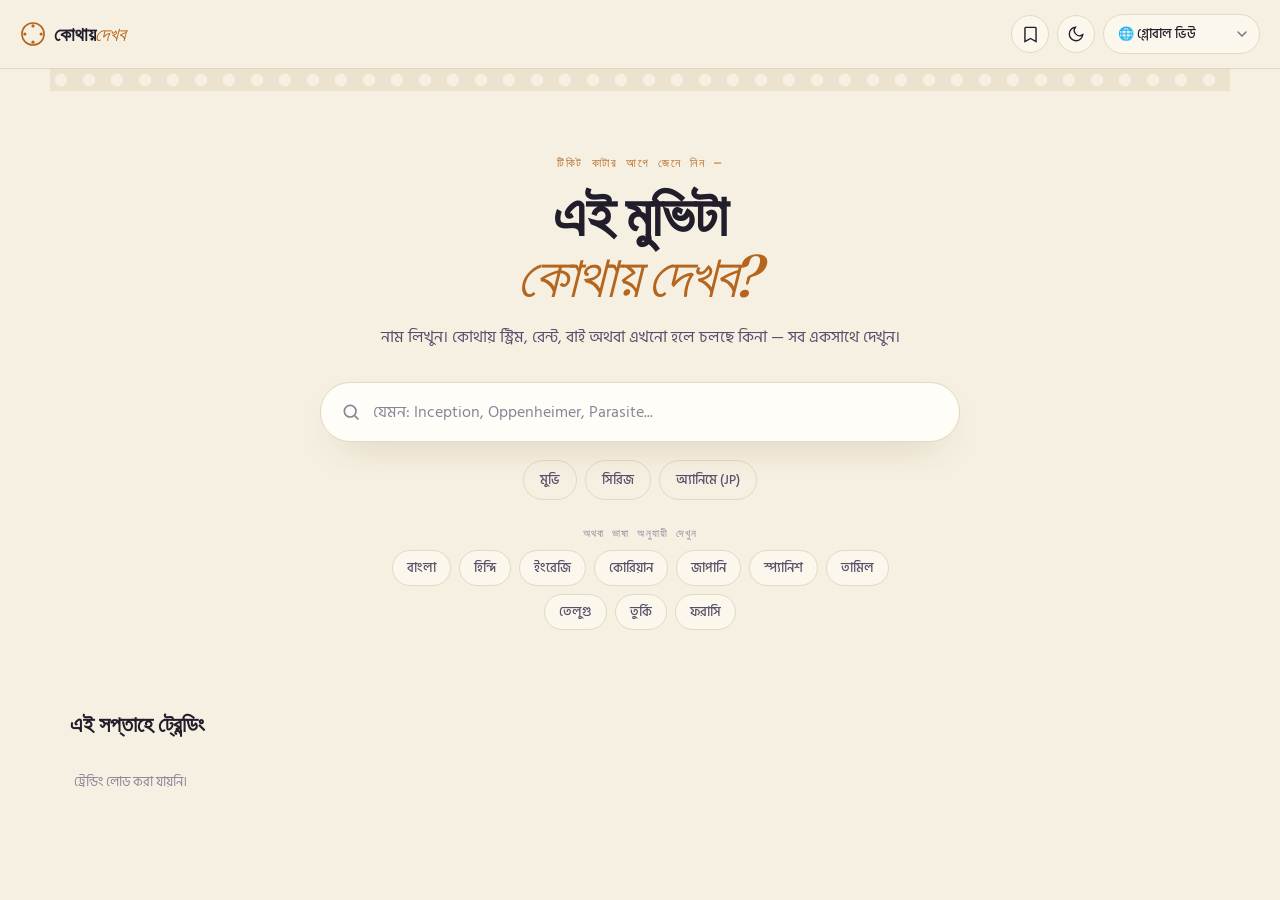
<file: index.html>
<!DOCTYPE html>
<html lang="bn">
<head>
<meta charset="UTF-8">
<meta name="viewport" content="width=device-width, initial-scale=1.0">
<title>কোথায় দেখব — মুভি খুঁজুন, কোথায় স্ট্রিম হয় জানুন</title>
<meta name="description" content="যেকোনো মুভি বা সিরিজ সার্চ করুন, জানুন কোথায় স্ট্রিম, রেন্ট বা থিয়েটারে দেখা যাচ্ছে।">
<link rel="preconnect" href="https://image.tmdb.org">
<link rel="stylesheet" href="style.css">

<!-- ===== PWA ===== -->
<link rel="manifest" href="manifest.webmanifest">
<meta name="theme-color" content="#0f0e17" media="(prefers-color-scheme: dark)">
<meta name="theme-color" content="#f6f0e2" media="(prefers-color-scheme: light)">
<meta name="mobile-web-app-capable" content="yes">
<meta name="apple-mobile-web-app-capable" content="yes">
<meta name="apple-mobile-web-app-status-bar-style" content="black-translucent">
<meta name="apple-mobile-web-app-title" content="কোথায়দেখব">
<link rel="apple-touch-icon" href="icons/icon-192.png">
<link rel="icon" type="image/png" sizes="192x192" href="icons/icon-192.png">
<link rel="icon" type="image/png" sizes="512x512" href="icons/icon-512.png">
</head>
<body data-theme="dark">

  <!-- ===== TOP BAR ===== -->
  <header class="topbar">
    <a href="#/" class="brand" data-nav="home">
      <span class="brand-mark" aria-hidden="true">
        <svg viewBox="0 0 40 40" width="26" height="26">
          <circle cx="20" cy="20" r="17" fill="none" stroke="currentColor" stroke-width="2.5"/>
          <circle cx="20" cy="7.5" r="2.4" fill="currentColor"/>
          <circle cx="32.5" cy="20" r="2.4" fill="currentColor"/>
          <circle cx="20" cy="32.5" r="2.4" fill="currentColor"/>
          <circle cx="7.5" cy="20" r="2.4" fill="currentColor"/>
        </svg>
      </span>
      <span class="brand-word">কোথায়<em>দেখব</em></span>
    </a>

    <div class="topbar-actions">
      <button class="icon-btn install-btn" id="installBtn" aria-label="অ্যাপ ইনস্টল করুন" title="অ্যাপ হিসেবে ইনস্টল করুন" hidden>
        <svg viewBox="0 0 24 24" width="18" height="18" fill="none" stroke="currentColor" stroke-width="1.8"><path d="M12 3v13m0 0-5-5m5 5 5-5M5 19h14" stroke-linecap="round" stroke-linejoin="round"/></svg>
      </button>
      <button class="icon-btn" id="watchlistBtn" aria-label="আমার তালিকা" title="আমার তালিকা">
        <svg viewBox="0 0 24 24" width="19" height="19" fill="none" stroke="currentColor" stroke-width="1.8"><path d="M6 3h12a1 1 0 0 1 1 1v17l-7-4-7 4V4a1 1 0 0 1 1-1Z"/></svg>
        <span class="watchlist-count" id="watchlistCount" hidden>0</span>
      </button>
      <button class="icon-btn" id="themeToggle" aria-label="থিম বদলান" title="লাইট/ডার্ক থিম">
        <svg class="icon-moon" viewBox="0 0 24 24" width="18" height="18" fill="none" stroke="currentColor" stroke-width="1.8"><path d="M21 12.8A9 9 0 1 1 11.2 3a7 7 0 0 0 9.8 9.8Z"/></svg>
        <svg class="icon-sun" viewBox="0 0 24 24" width="18" height="18" fill="none" stroke="currentColor" stroke-width="1.8" hidden><circle cx="12" cy="12" r="4.5"/><path d="M12 2.5v2.5M12 19v2.5M4.2 4.2l1.8 1.8M18 18l1.8 1.8M2.5 12H5M19 12h2.5M4.2 19.8 6 18M18 6l1.8-1.8"/></svg>
      </button>
      <select class="region-select" id="regionSelect" aria-label="দেশ/রিজিওন" title="দেশ/রিজিওন বদলান"></select>
    </div>
  </header>

  <!-- ===== HOME / HERO SEARCH VIEW ===== -->
  <main id="homeView" class="view home-view">
    <div class="reel-strip" aria-hidden="true"></div>

    <section class="hero">
      <p class="hero-eyebrow">টিকিট কাটার আগে জেনে নিন —</p>
      <h1 class="hero-title">এই মুভিটা<br><span class="hero-title-accent">কোথায় দেখব?</span></h1>
      <p class="hero-sub">নাম লিখুন। কোথায় স্ট্রিম, রেন্ট, বাই অথবা এখনো হলে চলছে কিনা — সব একসাথে দেখুন।</p>

      <div class="search-form-wrap">
        <form class="search-form" id="heroSearchForm" role="search" autocomplete="off">
          <svg class="search-icon" viewBox="0 0 24 24" width="20" height="20" fill="none" stroke="currentColor" stroke-width="2"><circle cx="11" cy="11" r="7"/><path d="m21 21-4.35-4.35"/></svg>
          <input type="text" id="heroSearchInput" class="search-input" placeholder="যেমন: Inception, Oppenheimer, Parasite..." aria-label="মুভি বা সিরিজের নাম" role="combobox" aria-expanded="false" aria-autocomplete="list" aria-controls="heroSuggest">
          <button type="button" class="clear-btn" id="heroClearBtn" hidden aria-label="মুছুন"><span>×</span></button>
        </form>
        <div class="search-suggest" id="heroSuggest" role="listbox" hidden></div>
      </div>

      <div class="quick-filters" id="quickFilters">
        <button class="chip" data-type="movie">মুভি</button>
        <button class="chip" data-type="tv">সিরিজ</button>
        <button class="chip" data-lang="ja">অ্যানিমে (JP)</button>
      </div>

      <div class="lang-browse">
        <p class="lang-browse-label">অথবা ভাষা অনুযায়ী দেখুন</p>
        <div class="lang-browse-row" id="langBrowseRow">
          <button class="lang-chip" data-browse-lang="bn">বাংলা</button>
          <button class="lang-chip" data-browse-lang="hi">হিন্দি</button>
          <button class="lang-chip" data-browse-lang="en">ইংরেজি</button>
          <button class="lang-chip" data-browse-lang="ko">কোরিয়ান</button>
          <button class="lang-chip" data-browse-lang="ja">জাপানি</button>
          <button class="lang-chip" data-browse-lang="es">স্প্যানিশ</button>
          <button class="lang-chip" data-browse-lang="ta">তামিল</button>
          <button class="lang-chip" data-browse-lang="te">তেলুগু</button>
          <button class="lang-chip" data-browse-lang="tr">তুর্কি</button>
          <button class="lang-chip" data-browse-lang="fr">ফরাসি</button>
        </div>
      </div>
    </section>

    <section class="home-rail" id="trendingRail">
      <div class="rail-head">
        <h2>এই সপ্তাহে ট্রেন্ডিং</h2>
      </div>
      <div class="rail-track" id="trendingTrack">
        <div class="rail-skeleton" aria-hidden="true">
          <div class="skel-card"></div><div class="skel-card"></div><div class="skel-card"></div><div class="skel-card"></div><div class="skel-card"></div>
        </div>
      </div>
    </section>

    <section class="home-rail" id="watchlistRail" hidden>
      <div class="rail-head">
        <h2>আমার তালিকা থেকে</h2>
        <button class="text-link" data-nav="watchlist">সব দেখুন →</button>
      </div>
      <div class="rail-track" id="watchlistTrack"></div>
    </section>
  </main>

  <!-- ===== SEARCH RESULTS VIEW ===== -->
  <main id="resultsView" class="view results-view" hidden>
    <div class="results-searchbar">
      <button class="back-btn" id="resultsBackBtn" aria-label="ফিরে যান">
        <svg viewBox="0 0 24 24" width="20" height="20" fill="none" stroke="currentColor" stroke-width="2"><path d="M15 18l-6-6 6-6"/></svg>
      </button>
      <div class="search-form-wrap search-form-wrap--compact">
        <form class="search-form search-form--compact" id="resultsSearchForm" role="search" autocomplete="off">
          <svg class="search-icon" viewBox="0 0 24 24" width="18" height="18" fill="none" stroke="currentColor" stroke-width="2"><circle cx="11" cy="11" r="7"/><path d="m21 21-4.35-4.35"/></svg>
          <input type="text" id="resultsSearchInput" class="search-input" placeholder="নতুন করে সার্চ করুন..." aria-label="মুভি বা সিরিজের নাম" role="combobox" aria-expanded="false" aria-autocomplete="list" aria-controls="resultsSuggest">
          <button type="button" class="clear-btn" id="resultsClearBtn" hidden aria-label="মুছুন"><span>×</span></button>
        </form>
        <div class="search-suggest" id="resultsSuggest" role="listbox" hidden></div>
      </div>
    </div>

    <div class="filter-bar" id="filterBar">
      <div class="filter-group" role="group" aria-label="ধরন">
        <button class="filter-pill is-active" data-filter-type="all">সব</button>
        <button class="filter-pill" data-filter-type="movie">মুভি</button>
        <button class="filter-pill" data-filter-type="tv">সিরিজ</button>
      </div>
      <select class="filter-select" id="langFilter" aria-label="ভাষা অনুযায়ী দেখুন">
        <option value="">যেকোনো ভাষা</option>
        <option value="bn">বাংলা</option>
        <option value="hi">হিন্দি</option>
        <option value="en">ইংরেজি</option>
        <option value="ko">কোরিয়ান</option>
        <option value="ja">জাপানি</option>
        <option value="es">স্প্যানিশ</option>
        <option value="ta">তামিল</option>
        <option value="te">তেলুগু</option>
        <option value="tr">তুর্কি</option>
        <option value="fr">ফরাসি</option>
      </select>
      <select class="filter-select" id="yearFilter" aria-label="বছর ফিল্টার">
        <option value="">যেকোনো বছর</option>
      </select>
      <button class="filter-pill filter-pill--ghost" id="clearFiltersBtn" hidden>ফিল্টার মুছুন</button>
    </div>

    <p class="results-meta" id="resultsMeta" aria-live="polite"></p>

    <div class="results-grid" id="resultsGrid"></div>

    <div class="empty-state" id="emptyState" hidden>
      <svg viewBox="0 0 24 24" width="40" height="40" fill="none" stroke="currentColor" stroke-width="1.5"><circle cx="11" cy="11" r="7"/><path d="m21 21-4.35-4.35"/><path d="M8 11h6" stroke-linecap="round"/></svg>
      <h3>কিছু পাওয়া যায়নি</h3>
      <p>বানান চেক করুন, অথবা ইংরেজি নামে খুঁজে দেখুন।</p>
    </div>

    <button class="load-more-btn" id="loadMoreBtn" hidden>আরও দেখান</button>
  </main>

  <!-- ===== DETAIL VIEW ===== -->
  <main id="detailView" class="view detail-view" hidden>
    <button class="back-btn back-btn--floating" id="detailBackBtn" aria-label="ফিরে যান">
      <svg viewBox="0 0 24 24" width="20" height="20" fill="none" stroke="currentColor" stroke-width="2"><path d="M15 18l-6-6 6-6"/></svg>
    </button>
    <div id="detailContent"></div>
  </main>

  <!-- ===== WATCHLIST VIEW ===== -->
  <main id="watchlistView" class="view watchlist-view" hidden>
    <div class="watchlist-header">
      <button class="back-btn" id="watchlistBackBtn" aria-label="ফিরে যান">
        <svg viewBox="0 0 24 24" width="20" height="20" fill="none" stroke="currentColor" stroke-width="2"><path d="M15 18l-6-6 6-6"/></svg>
      </button>
      <h1>আমার তালিকা</h1>
    </div>
    <div class="watchlist-tabs" role="tablist">
      <button class="tab-btn is-active" data-tab="towatch" role="tab">দেখব <span class="tab-count" id="towatchCount"></span></button>
      <button class="tab-btn" data-tab="watched" role="tab">দেখেছি <span class="tab-count" id="watchedCount"></span></button>
    </div>
    <div class="results-grid" id="watchlistGrid"></div>
    <div class="empty-state" id="watchlistEmpty" hidden>
      <svg viewBox="0 0 24 24" width="40" height="40" fill="none" stroke="currentColor" stroke-width="1.5"><path d="M6 3h12a1 1 0 0 1 1 1v17l-7-4-7 4V4a1 1 0 0 1 1-1Z"/></svg>
      <h3>তালিকা খালি</h3>
      <p>কোনো মুভি বা সিরিজের পাশে + বাটনে চাপুন, এখানে জমা হবে।</p>
    </div>
  </main>

  <div class="toast" id="toast" role="status" aria-live="polite"></div>

  <script src="app.js"></script>
</body>
</html>
</file>
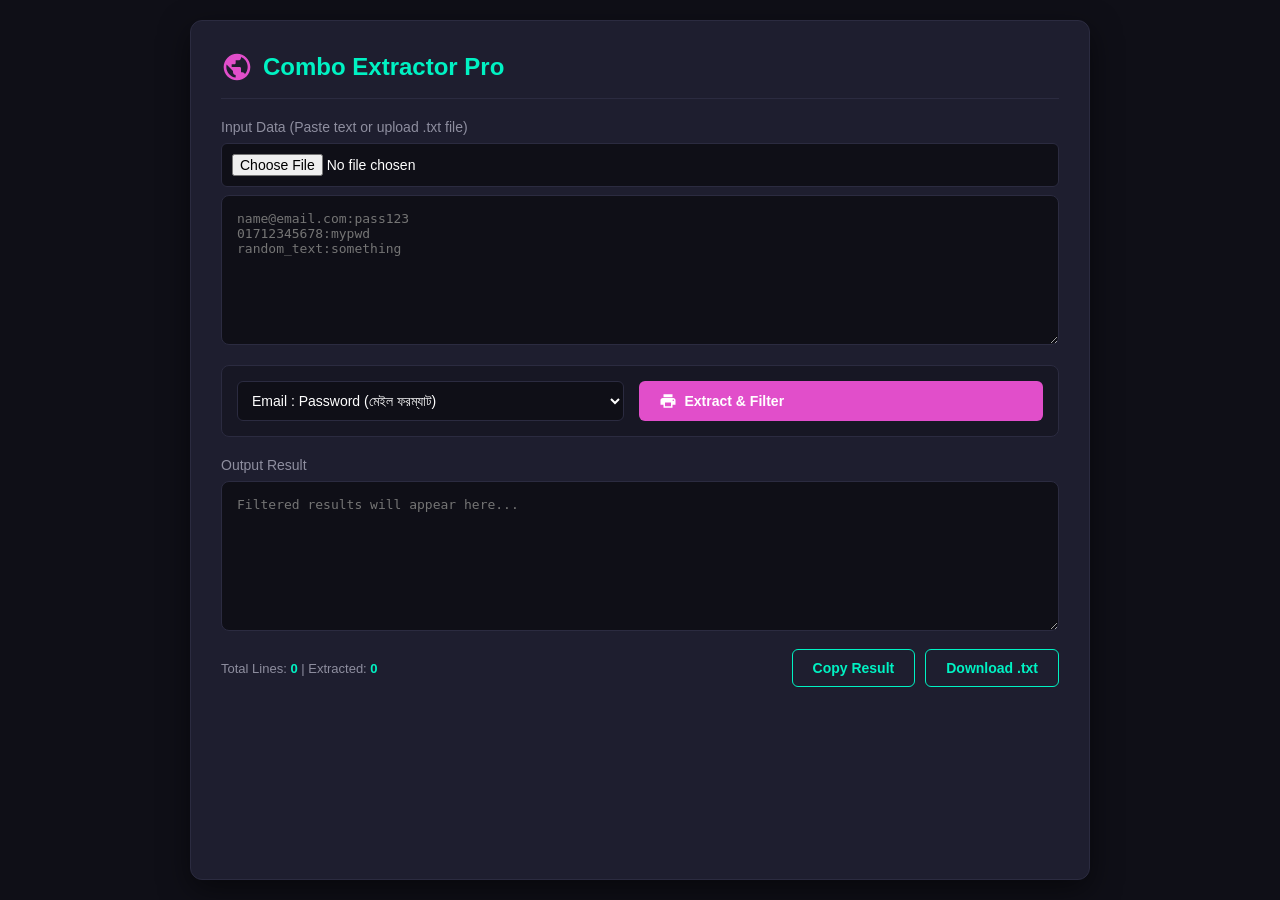
<file: combos/index.html>
<!DOCTYPE html>
<html lang="en">
<head>
    <meta charset="UTF-8">
    <meta name="viewport" content="width=device-width, initial-scale=1.0">
    <meta name="theme-color" content="#1e1e2f">
    <title>Combo Extractor Pro</title>
    <!-- Dynamic Manifest for PWA will be injected here -->
    <link rel="manifest" id="manifest-placeholder">
    
    <style>
        :root {
            --bg-color: #0f0f17;
            --card-bg: #1e1e2f;
            --primary: #e14eca;
            --primary-hover: #c33eb0;
            --secondary: #00f2c3;
            --text-main: #ffffff;
            --text-muted: #8e8e9f;
            --border: #2b2b40;
        }

        * {
            box-sizing: border-box;
            margin: 0;
            padding: 0;
            font-family: 'Segoe UI', Tahoma, Geneva, Verdana, sans-serif;
        }

        body {
            background-color: var(--bg-color);
            color: var(--text-main);
            display: flex;
            justify-content: center;
            min-height: 100vh;
            padding: 20px;
        }

        .container {
            background-color: var(--card-bg);
            width: 100%;
            max-width: 900px;
            border-radius: 12px;
            padding: 30px;
            box-shadow: 0 10px 30px rgba(0,0,0,0.5);
            border: 1px solid var(--border);
            display: flex;
            flex-direction: column;
            gap: 20px;
        }

        header {
            display: flex;
            justify-content: space-between;
            align-items: center;
            border-bottom: 1px solid var(--border);
            padding-bottom: 15px;
        }

        .logo {
            display: flex;
            align-items: center;
            gap: 10px;
            font-size: 24px;
            font-weight: bold;
            color: var(--secondary);
        }

        .logo svg {
            width: 32px;
            height: 32px;
            fill: var(--primary);
        }

        .btn {
            background-color: var(--primary);
            color: white;
            border: none;
            padding: 10px 20px;
            border-radius: 6px;
            cursor: pointer;
            font-size: 14px;
            font-weight: 600;
            transition: 0.3s;
            display: flex;
            align-items: center;
            gap: 8px;
        }

        .btn:hover {
            background-color: var(--primary-hover);
        }

        .btn-outline {
            background-color: transparent;
            border: 1px solid var(--secondary);
            color: var(--secondary);
        }

        .btn-outline:hover {
            background-color: var(--secondary);
            color: var(--bg-color);
        }

        .input-group {
            display: flex;
            flex-direction: column;
            gap: 8px;
        }

        label {
            font-size: 14px;
            color: var(--text-muted);
            font-weight: 500;
        }

        textarea {
            width: 100%;
            height: 150px;
            background-color: var(--bg-color);
            border: 1px solid var(--border);
            color: var(--text-main);
            padding: 15px;
            border-radius: 8px;
            resize: vertical;
            font-family: monospace;
            font-size: 13px;
        }

        textarea:focus {
            outline: none;
            border-color: var(--primary);
        }

        .controls {
            display: flex;
            gap: 15px;
            flex-wrap: wrap;
            background-color: #171724;
            padding: 15px;
            border-radius: 8px;
            border: 1px solid var(--border);
        }

        select, input[type="file"] {
            background-color: var(--bg-color);
            color: var(--text-main);
            border: 1px solid var(--border);
            padding: 10px;
            border-radius: 6px;
            flex: 1;
            min-width: 200px;
            font-size: 14px;
        }

        .actions-row {
            display: flex;
            justify-content: space-between;
            align-items: center;
            flex-wrap: wrap;
            gap: 15px;
            margin-top: 10px;
        }

        .stats {
            font-size: 13px;
            color: var(--text-muted);
        }

        .stats span {
            color: var(--secondary);
            font-weight: bold;
        }

        #installPwaBtn {
            display: none; /* Hidden by default, shown if installable */
            background-color: var(--secondary);
            color: var(--bg-color);
        }
        
        .file-upload-wrapper {
            display: flex;
            align-items: center;
            gap: 10px;
            width: 100%;
        }

    </style>
</head>
<body>

    <div class="container">
        <header>
            <div class="logo">
                <!-- SVG Icon inline -->
                <svg xmlns="http://www.w3.org/2000/svg" viewBox="0 0 24 24"><path d="M12 2C6.48 2 2 6.48 2 12s4.48 10 10 10 10-4.48 10-10S17.52 2 12 2zm-1 17.93c-3.95-.49-7-3.85-7-7.93 0-.62.08-1.21.21-1.79L9 15v1c0 1.1.9 2 2 2v1.93zm6.9-2.54c-.26-.81-1-1.39-1.9-1.39h-1v-3c0-.55-.45-1-1-1H8v-2h2c.55 0 1-.45 1-1V7h2c1.1 0 2-.9 2-2v-.41c2.93 1.19 5 4.06 5 7.41 0 2.08-.8 3.97-2.1 5.39z"/></svg>
                Combo Extractor Pro
            </div>
            <button id="installPwaBtn" class="btn">
                <svg width="18" height="18" fill="currentColor" viewBox="0 0 24 24"><path d="M19 9h-4V3H9v6H5l7 7 7-7zM5 18v2h14v-2H5z"/></svg>
                Install App
            </button>
        </header>

        <main style="display: flex; flex-direction: column; gap: 20px;">
            
            <div class="input-group">
                <label>Input Data (Paste text or upload .txt file)</label>
                <div class="file-upload-wrapper">
                    <input type="file" id="fileInput" accept=".txt">
                </div>
                <textarea id="inputText" placeholder="name@email.com:pass123&#10;01712345678:mypwd&#10;random_text:something"></textarea>
            </div>

            <div class="controls">
                <select id="filterMode">
                    <option value="email">Email : Password (মেইল ফরম্যাট)</option>
                    <option value="number">Number : Password (নাম্বার ফরম্যাট)</option>
                    <option value="both">Email OR Number : Password (দুটোই)</option>
                    <option value="any">Anything : Anything (যেকোনো কিছু, মাঝে ':' থাকতে হবে)</option>
                </select>
                <button id="processBtn" class="btn" style="flex: 1;">
                    <svg width="18" height="18" fill="currentColor" viewBox="0 0 24 24"><path d="M19 8H5c-1.66 0-3 1.34-3 3v6h4v4h12v-4h4v-6c0-1.66-1.34-3-3-3zm-3 11H8v-5h8v5zm3-7c-.55 0-1-.45-1-1s.45-1 1-1 1 .45 1 1-.45 1-1 1zm-1-9H6v4h12V3z"/></svg>
                    Extract & Filter
                </button>
            </div>

            <div class="input-group">
                <label>Output Result</label>
                <textarea id="outputText" readonly placeholder="Filtered results will appear here..."></textarea>
                
                <div class="actions-row">
                    <div class="stats">
                        Total Lines: <span id="totalLines">0</span> | 
                        Extracted: <span id="extractedLines">0</span>
                    </div>
                    <div style="display: flex; gap: 10px;">
                        <button id="copyBtn" class="btn btn-outline">Copy Result</button>
                        <button id="downloadBtn" class="btn btn-outline">Download .txt</button>
                    </div>
                </div>
            </div>

        </main>
    </div>

    <script>
        // --- 1. Core Logic & Regex (Termux Alternative) ---
        const btnProcess = document.getElementById('processBtn');
        const inputText = document.getElementById('inputText');
        const outputText = document.getElementById('outputText');
        const filterMode = document.getElementById('filterMode');
        const fileInput = document.getElementById('fileInput');

        // Regex rules mapping
        const rules = {
            // [a-zA-Z0-9._%+-]+@[a-zA-Z0-9.-]+\.[a-zA-Z]{2,}:([^:\s]+)
            email: /([a-zA-Z0-9._%+-]+@[a-zA-Z0-9.-]+\.[a-zA-Z]{2,}):([^\s:]+)/g,
            // Numbers with optional + (e.g., phone numbers 8-15 digits)
            number: /(\+?\d{8,15}):([^\s:]+)/g,
            // Either Email or Number
            both: /([a-zA-Z0-9._%+-]+@[a-zA-Z0-9.-]+\.[a-zA-Z]{2,}|\+?\d{8,15}):([^\s:]+)/g,
            // Anything:Something (must have colon, no spaces inside the extracted match)
            any: /([^\s:]+):([^\s:]+)/g
        };

        btnProcess.addEventListener('click', () => {
            const text = inputText.value;
            const mode = filterMode.value;
            const regex = rules[mode];
            
            const lines = text.split(/\r?\n/);
            let extractedData = [];

            lines.forEach(line => {
                // ":" না থাকলে সেই লাইন বাদ (Skip lines without colon)
                if (!line.includes(':')) return;

                // grep -oP এর মত শুধু ম্যাচ হওয়া অংশটুকু বের করবে
                let match;
                // loop through multiple matches in a single line if they exist
                while ((match = regex.exec(line)) !== null) {
                    extractedData.push(match[0]); 
                }
            });

            // Update UI
            outputText.value = extractedData.join('\n');
            document.getElementById('totalLines').innerText = lines.length || 0;
            document.getElementById('extractedLines').innerText = extractedData.length;
        });

        // --- 2. File Upload Handler ---
        fileInput.addEventListener('change', function(e) {
            const file = e.target.files[0];
            if (!file) return;
            const reader = new FileReader();
            reader.onload = function(e) {
                inputText.value = e.target.result;
            };
            reader.readAsText(file);
        });

        // --- 3. Copy & Download Handlers ---
        document.getElementById('copyBtn').addEventListener('click', () => {
            if(!outputText.value) return;
            navigator.clipboard.writeText(outputText.value).then(() => {
                alert('Copied to clipboard!');
            });
        });

        document.getElementById('downloadBtn').addEventListener('click', () => {
            if(!outputText.value) return;
            const blob = new Blob([outputText.value], { type: 'text/plain' });
            const url = window.URL.createObjectURL(blob);
            const a = document.createElement('a');
            a.href = url;
            a.download = 'final_result.txt';
            a.click();
            window.URL.revokeObjectURL(url);
        });

        // --- 4. Dynamic PWA & Service Worker (Inline) ---
        // Create an SVG icon for PWA dynamically
        const svgIcon = `<svg xmlns="http://www.w3.org/2000/svg" viewBox="0 0 512 512" fill="%23e14eca"><rect width="512" height="512" fill="%231e1e2f"/><path d="M256 48C141.13 48 48 141.13 48 256s93.13 208 208 208 208-93.13 208-208S370.87 48 256 48zm-24 374.58c-84.34-10.51-149.33-82.13-149.33-166.58 0-13.25 1.71-25.81 4.48-38.19L192 256v21.33c0 23.47 19.2 42.67 42.67 42.67v21.33c0 11.73-9.6 21.33-21.33 21.33h-21.33v64c0 11.73-9.6 21.33-21.33 21.33v14.59zm147.2-54.19c-5.55-17.28-21.33-29.65-40.53-29.65h-21.33v-64c0-11.73-9.6-21.33-21.33-21.33h-42.67v-42.67c0-11.73 9.6-21.33 21.33-21.33h42.67c23.47 0 42.67-19.2 42.67-42.67v-8.75c62.51 25.39 106.67 86.61 106.67 158.08 0 44.37-17.07 84.69-47.47 114.32z" fill="%23e14eca"/></svg>`;
        const encodedIcon = 'data:image/svg+xml;charset=utf-8,' + encodeURIComponent(svgIcon);

        // Generate manifest inline
        const manifest = {
            name: "Combo Extractor Pro",
            short_name: "Extractor",
            description: "Advanced Text and Combo Extraction Tool",
            start_url: location.href,
            display: "standalone",
            background_color: "#0f0f17",
            theme_color: "#1e1e2f",
            icons: [{
                src: encodedIcon,
                sizes: "512x512",
                type: "image/svg+xml",
                purpose: "any maskable"
            }]
        };

        const manifestBlob = new Blob([JSON.stringify(manifest)], { type: 'application/manifest+json' });
        document.getElementById('manifest-placeholder').href = URL.createObjectURL(manifestBlob);

        // Generate Service Worker inline to make it completely offline and installable
        const swCode = `
            const CACHE_NAME = 'extractor-v1';
            self.addEventListener('install', event => {
                self.skipWaiting();
            });
            self.addEventListener('activate', event => {
                event.waitUntil(clients.claim());
            });
            self.addEventListener('fetch', event => {
                // Network first, fallback to offline (since it's a single file app)
                event.respondWith(
                    fetch(event.request).catch(() => {
                        return new Response("Offline Tool Active", {status: 200});
                    })
                );
            });
        `;
        const swBlob = new Blob([swCode], { type: 'application/javascript' });
        const swUrl = URL.createObjectURL(swBlob);

        if ('serviceWorker' in navigator) {
            navigator.serviceWorker.register(swUrl).then(() => {
                console.log("Offline Service Worker Registered!");
            }).catch(err => console.error(err));
        }

        // PWA Install Prompt Logic
        let deferredPrompt;
        const installBtn = document.getElementById('installPwaBtn');

        window.addEventListener('beforeinstallprompt', (e) => {
            e.preventDefault();
            deferredPrompt = e;
            installBtn.style.display = 'flex';
        });

        installBtn.addEventListener('click', async () => {
            if (deferredPrompt) {
                deferredPrompt.prompt();
                const { outcome } = await deferredPrompt.userChoice;
                if (outcome === 'accepted') {
                    installBtn.style.display = 'none';
                }
                deferredPrompt = null;
            }
        });
    </script>
</body>
</html>
</file>
<file: style.css>
/* =========================================================
   কোথায়দেখব — Design tokens
   Concept: a cinema ticket stub crossed with a film strip.
   Dark = "in the theater" (deep indigo-black, warm marquee gold).
   Light = "at the box office" (aged ticket paper, ink navy).
   Signature element: the perforated ticket-edge divider used
   on the search bar and detail hero — a die-cut scallop that
   nods to a torn ticket stub, not a generic rounded card.
   ========================================================= */

@import url('https://fonts.googleapis.com/css2?family=Fraunces:ital,opsz,wght@0,9..144,300;0,9..144,500;0,9..144,600;0,9..144,700;1,9..144,500&family=Hind+Siliguri:wght@400;500;600;700&family=JetBrains+Mono:wght@400;500&display=swap');

:root{
  /* ---- dark theme (default) ---- */
  --bg: #0f0e17;
  --bg-raised: #17151f;
  --bg-card: #1c1a26;
  --ink: #f3efe6;
  --ink-dim: #b6b0c3;
  --ink-faint: #7d778e;
  --hairline: #322e40;
  --accent: #e8b04b;        /* marquee gold */
  --accent-ink: #16130a;
  --accent-soft: rgba(232,176,75,0.14);
  --stream: #4fb286;        /* streaming-available green */
  --rent: #6c8fe8;          /* rent/buy blue */
  --theater: #e8734b;       /* in-theaters warm orange */
  --danger: #e0637a;
  --shadow: 0 20px 50px -20px rgba(0,0,0,0.6);
  --radius-s: 8px;
  --radius-m: 14px;
  --radius-l: 22px;
  --font-display: 'Fraunces', Georgia, serif;
  --font-body: 'Hind Siliguri', 'Fraunces', sans-serif;
  --font-mono: 'JetBrains Mono', monospace;
}

[data-theme="light"]{
  --bg: #f6f0e2;
  --bg-raised: #fbf7ec;
  --bg-card: #fffdf7;
  --ink: #211d2b;
  --ink-dim: #55506890;
  --ink-dim: #56506a;
  --ink-faint: #8b8499;
  --hairline: #e3d9bf;
  --accent: #b5651d;        /* box-office ink-orange */
  --accent-ink: #fffaf0;
  --accent-soft: rgba(181,101,29,0.10);
  --stream: #2f8a5f;
  --rent: #3457b2;
  --theater: #c65a30;
  --danger: #c23e57;
  --shadow: 0 16px 40px -22px rgba(80,60,20,0.35);
}

*,*::before,*::after{ box-sizing:border-box; }
html{ scroll-behavior:smooth; }
html.is-typing{ scroll-behavior:auto; }
body{
  margin:0;
  background:var(--bg);
  color:var(--ink);
  font-family:var(--font-body);
  -webkit-font-smoothing:antialiased;
  transition:background .35s ease, color .35s ease;
  min-height:100vh;
}
img{ max-width:100%; display:block; }
button{ font-family:inherit; }
a{ color:inherit; }
::selection{ background:var(--accent-soft); color:var(--ink); }

@media (prefers-reduced-motion: reduce){
  *{ animation-duration:0.01ms !important; animation-iteration-count:1 !important; transition-duration:0.01ms !important; scroll-behavior:auto !important; }
}

/* ================= TOP BAR ================= */
.topbar{
  position:sticky; top:0; z-index:40;
  display:flex; align-items:center; justify-content:space-between;
  padding:14px 20px;
  background:color-mix(in srgb, var(--bg) 88%, transparent);
  backdrop-filter:blur(10px);
  border-bottom:1px solid var(--hairline);
}
.brand{ display:flex; align-items:center; gap:8px; text-decoration:none; color:var(--ink); }
.brand-mark{ color:var(--accent); display:flex; }
.brand-word{ font-family:var(--font-display); font-size:19px; font-weight:600; letter-spacing:-0.01em; }
.brand-word em{ font-style:italic; color:var(--accent); font-weight:500; }

.topbar-actions{ display:flex; align-items:center; gap:8px; }
.icon-btn{
  position:relative;
  width:38px; height:38px; border-radius:50%;
  border:1px solid var(--hairline); background:var(--bg-raised); color:var(--ink);
  display:flex; align-items:center; justify-content:center;
  cursor:pointer; transition:border-color .2s, transform .15s;
}
.icon-btn:hover{ border-color:var(--accent); }
.icon-btn:active{ transform:scale(0.92); }
.install-btn{ color:var(--accent); border-color:color-mix(in srgb, var(--accent) 45%, var(--hairline)); }
.install-btn:hover{ background:var(--accent-soft); }
.watchlist-count{
  position:absolute; top:-4px; right:-4px;
  background:var(--accent); color:var(--accent-ink);
  font-size:10px; font-weight:700; font-family:var(--font-mono);
  min-width:16px; height:16px; border-radius:8px;
  display:flex; align-items:center; justify-content:center; padding:0 3px;
}
.icon-moon,.icon-sun{ transition:opacity .2s; }
.region-select, .filter-select{
  appearance:none; -webkit-appearance:none;
  background:var(--bg-raised); color:var(--ink);
  border:1px solid var(--hairline); border-radius:20px;
  padding:8px 30px 8px 14px; font-size:13px; font-family:var(--font-body); font-weight:500;
  cursor:pointer;
  background-image:url("data:image/svg+xml,%3Csvg xmlns='http://www.w3.org/2000/svg' width='10' height='6'%3E%3Cpath d='M1 1l4 4 4-4' stroke='%237d778e' stroke-width='1.5' fill='none' stroke-linecap='round'/%3E%3C/svg%3E");
  background-repeat:no-repeat; background-position:right 12px center;
}
.region-select:hover, .filter-select:hover{ border-color:var(--accent); }

/* ================= VIEWS ================= */
.view{ max-width:1180px; margin:0 auto; padding:0 20px 80px; }
[hidden]{ display:none !important; }

/* ================= FILM REEL STRIP (signature motif) ================= */
.reel-strip{
  height:22px; margin:0 -20px 0;
  background-image:
    radial-gradient(circle at 11px 11px, var(--bg) 6px, transparent 6.5px);
  background-size:28px 22px;
  background-color:var(--hairline);
  opacity:.55;
}

/* ================= HERO ================= */
.hero{
  padding:64px 0 28px;
  text-align:center;
  max-width:640px; margin:0 auto;
}
.hero-eyebrow{
  font-family:var(--font-mono); font-size:12px; letter-spacing:.14em; text-transform:uppercase;
  color:var(--accent); margin:0 0 14px;
}
.hero-title{
  font-family:var(--font-display); font-weight:600; font-size:clamp(34px,7vw,58px);
  line-height:1.05; letter-spacing:-0.02em; margin:0 0 18px; color:var(--ink);
}
.hero-title-accent{ font-style:italic; font-weight:500; color:var(--accent); }
.hero-sub{ color:var(--ink-dim); font-size:16px; line-height:1.6; margin:0 0 32px; }

.search-form{
  position:relative;
  display:flex; align-items:center; gap:10px;
  background:var(--bg-card);
  border:1.5px solid var(--hairline);
  border-radius:100px;
  padding:15px 20px;
  box-shadow:var(--shadow);
  transition:border-color .2s;
}
.search-form:focus-within{ border-color:var(--accent); }
.search-icon{ color:var(--ink-faint); flex-shrink:0; }
.search-input{
  flex:1; border:none; outline:none; background:transparent;
  color:var(--ink); font-size:16px; font-family:var(--font-body); min-width:0;
}
.search-input::placeholder{ color:var(--ink-faint); }
.clear-btn{
  border:none; background:var(--hairline); color:var(--ink);
  width:24px; height:24px; border-radius:50%; font-size:16px; line-height:1;
  padding:0; margin:0;
  cursor:pointer; flex-shrink:0; display:flex; align-items:center; justify-content:center;
}
.clear-btn span{ display:block; transform:translateY(-1px); }

/* ---- Live search suggestions ---- */
.search-form-wrap{ position:relative; scroll-margin-top:24px; }
.search-suggest{
  position:absolute; left:0; right:0; top:calc(100% + 8px); z-index:30;
  background:var(--bg-card); border:1px solid var(--hairline); border-radius:var(--radius-m);
  box-shadow:var(--shadow); overflow:hidden; max-height:420px; overflow-y:auto;
}
.suggest-item{
  display:flex; align-items:center; gap:12px; width:100%;
  padding:9px 14px; border:none; background:none; cursor:pointer; text-align:left;
  border-bottom:1px solid var(--hairline); color:var(--ink);
}
.suggest-item:last-child{ border-bottom:none; }
.suggest-item:hover, .suggest-item.is-focused{ background:var(--accent-soft); }
.suggest-thumb{
  width:36px; height:52px; flex-shrink:0; border-radius:6px; object-fit:cover;
  background:var(--bg-raised); border:1px solid var(--hairline);
}
.suggest-thumb-fallback{
  width:36px; height:52px; flex-shrink:0; border-radius:6px;
  background:var(--bg-raised); border:1px solid var(--hairline);
  display:flex; align-items:center; justify-content:center; color:var(--ink-faint);
}
.suggest-info{ min-width:0; flex:1; }
.suggest-title{ font-size:13.5px; font-weight:600; line-height:1.3; white-space:nowrap; overflow:hidden; text-overflow:ellipsis; }
.suggest-meta{ font-size:11.5px; color:var(--ink-faint); font-family:var(--font-mono); margin-top:2px; }
.suggest-footer{
  display:block; width:100%; padding:10px 14px; text-align:center;
  font-size:12.5px; font-weight:600; color:var(--accent); background:var(--bg-raised);
  border:none; border-top:1px dashed var(--hairline); cursor:pointer;
}
.suggest-loading, .suggest-empty{ padding:16px 14px; font-size:13px; color:var(--ink-faint); text-align:center; }

.quick-filters{ display:flex; gap:8px; justify-content:center; margin-top:18px; flex-wrap:wrap; }
.chip{
  border:1px solid var(--hairline); background:transparent; color:var(--ink-dim);
  padding:8px 16px; border-radius:100px; font-size:13px; font-weight:500; cursor:pointer;
  transition:all .18s;
}
.chip:hover{ border-color:var(--accent); color:var(--ink); }
.chip.is-active{ border-color:var(--accent); background:var(--accent); color:var(--accent-ink); }

/* ---- Browse by language (home) ---- */
.lang-browse{ margin-top:26px; }
.lang-browse-label{
  font-family:var(--font-mono); font-size:11px; text-transform:uppercase; letter-spacing:.1em;
  color:var(--ink-faint); text-align:center; margin:0 0 10px;
}
.lang-browse-row{
  display:flex; gap:8px; flex-wrap:wrap; justify-content:center; max-width:560px; margin:0 auto;
}
.lang-chip{
  border:1px solid var(--hairline); background:var(--bg-raised); color:var(--ink-dim);
  padding:7px 14px; border-radius:100px; font-size:12.5px; font-weight:500; cursor:pointer;
  transition:all .18s;
}
.lang-chip:hover{ border-color:var(--accent); color:var(--ink); }

/* ================= HOME RAILS ================= */
.home-rail{ margin-top:52px; }
.rail-head{ display:flex; align-items:baseline; justify-content:space-between; margin-bottom:16px; }
.rail-head h2{ font-family:var(--font-display); font-size:22px; font-weight:600; margin:0; }
.text-link{ background:none; border:none; color:var(--accent); font-size:13px; font-weight:600; cursor:pointer; }

.rail-track{
  display:flex; gap:14px; overflow-x:auto; padding:4px 4px 14px;
  scroll-snap-type:x proximity;
}
.rail-track::-webkit-scrollbar{ height:6px; }
.rail-track::-webkit-scrollbar-thumb{ background:var(--hairline); border-radius:3px; }

.rail-skeleton{ display:flex; gap:14px; }
.skel-card{
  width:150px; height:225px; border-radius:var(--radius-m); flex-shrink:0;
  background:linear-gradient(100deg, var(--bg-card) 30%, var(--bg-raised) 50%, var(--bg-card) 70%);
  background-size:200% 100%; animation:shimmer 1.4s ease-in-out infinite;
}
@keyframes shimmer{ 0%{background-position:200% 0;} 100%{background-position:-200% 0;} }

/* ================= POSTER CARD ================= */
.poster-card{
  position:relative; flex-shrink:0; width:150px; scroll-snap-align:start;
  cursor:pointer; text-decoration:none; color:inherit;
}
.poster-frame{
  position:relative; width:150px; height:225px; border-radius:var(--radius-m);
  overflow:hidden; background:var(--bg-card); border:1px solid var(--hairline);
  transition:transform .2s ease, box-shadow .2s ease;
}
.poster-card:hover .poster-frame{ transform:translateY(-4px); box-shadow:var(--shadow); }
.poster-frame img{ width:100%; height:100%; object-fit:cover; }
.poster-fallback{
  width:100%; height:100%; display:flex; align-items:center; justify-content:center;
  text-align:center; padding:12px; font-family:var(--font-display); font-size:13px;
  color:var(--ink-faint); background:var(--bg-raised);
}
.poster-badge{
  position:absolute; top:8px; left:8px; padding:3px 8px; border-radius:100px;
  font-size:10px; font-weight:700; font-family:var(--font-mono); text-transform:uppercase; letter-spacing:.03em;
  backdrop-filter:blur(4px);
}
.poster-badge--stream{ background:color-mix(in srgb, var(--stream) 82%, black 0%); color:#fff; }
.poster-badge--theater{ background:color-mix(in srgb, var(--theater) 82%, black 0%); color:#fff; }
.poster-badge--rent{ background:color-mix(in srgb, var(--rent) 82%, black 0%); color:#fff; }
.poster-quickadd{
  position:absolute; bottom:8px; right:8px; width:28px; height:28px; border-radius:50%;
  background:rgba(15,14,23,0.75); color:#fff; border:1px solid rgba(255,255,255,0.25);
  display:flex; align-items:center; justify-content:center; font-size:18px; line-height:1;
  padding:0; margin:0; cursor:pointer; font-family:var(--font-body,inherit);
  transition:background .15s, transform .2s;
}
.poster-quickadd span{ display:block; transform:translateY(-1px); }
.poster-quickadd:hover{ background:var(--accent); color:var(--accent-ink); transform:scale(1.08); }
.poster-quickadd.is-added{ background:var(--stream); color:#fff; border-color:transparent; transform:rotate(45deg); }
.poster-quickadd.is-added:hover{ transform:rotate(45deg) scale(1.08); }
.poster-title{ margin:9px 2px 0; font-size:13.5px; font-weight:600; line-height:1.3; color:var(--ink); }
.poster-year{ margin:2px 2px 0; font-size:12px; color:var(--ink-faint); font-family:var(--font-mono); }

/* ================= RESULTS VIEW ================= */
.results-searchbar{ display:flex; align-items:center; gap:10px; padding-top:16px; }
.back-btn{
  width:38px; height:38px; border-radius:50%; flex-shrink:0;
  border:1px solid var(--hairline); background:var(--bg-raised); color:var(--ink);
  display:flex; align-items:center; justify-content:center; cursor:pointer;
}
.back-btn:hover{ border-color:var(--accent); }
.search-form--compact{ padding:11px 18px; flex:1; }

.filter-bar{
  display:flex; flex-wrap:wrap; align-items:center; gap:8px 10px;
  margin-top:16px; padding-bottom:16px; border-bottom:1px dashed var(--hairline);
}
.filter-group{ display:flex; gap:6px; flex-wrap:wrap; }
.filter-pill{
  height:34px; box-sizing:border-box;
  border:1px solid var(--hairline); background:var(--bg-raised); color:var(--ink-dim);
  padding:0 15px; border-radius:100px; font-size:13px; font-weight:600; cursor:pointer;
  transition:all .15s;
}
.filter-pill:hover{ border-color:var(--accent); }
.filter-pill.is-active{ background:var(--accent); border-color:var(--accent); color:var(--accent-ink); }
.filter-pill--ghost{ background:transparent; color:var(--danger); border-color:transparent; font-size:12px; height:auto; padding:6px 4px; }

.filter-select{ height:34px; box-sizing:border-box; padding-top:0; padding-bottom:0; }

.results-meta{ color:var(--ink-faint); font-size:13px; margin:16px 2px; font-family:var(--font-mono); }

.results-grid{
  display:grid; grid-template-columns:repeat(auto-fill,minmax(150px,1fr)); gap:20px 14px;
}

.empty-state{
  text-align:center; padding:70px 20px; color:var(--ink-faint);
}
.empty-state svg{ margin-bottom:14px; opacity:.5; }
.empty-state h3{ font-family:var(--font-display); color:var(--ink); font-size:19px; margin:0 0 6px; }
.empty-state p{ font-size:14px; margin:0; }

.load-more-btn{
  display:block; margin:32px auto 0; padding:12px 30px; border-radius:100px;
  border:1.5px solid var(--hairline); background:transparent; color:var(--ink);
  font-weight:600; font-size:14px; cursor:pointer; transition:border-color .2s;
}
.load-more-btn:hover{ border-color:var(--accent); color:var(--accent); }

/* ================= DETAIL VIEW ================= */
.detail-view{ padding-top:0; max-width:100%; }
.back-btn--floating{
  position:fixed; top:18px; left:18px; z-index:50;
  background:rgba(15,14,23,0.6); backdrop-filter:blur(6px); color:#fff; border-color:rgba(255,255,255,0.2);
}

.detail-hero{ position:relative; width:100%; min-height:340px; display:flex; align-items:flex-end; overflow:hidden; }
.detail-hero-bg{
  position:absolute; inset:0; background-size:cover; background-position:center top;
  filter:saturate(1.05);
}
.detail-hero-scrim{
  position:absolute; inset:0;
  background:linear-gradient(180deg, rgba(15,14,23,0.15) 0%, var(--bg) 92%);
}
.detail-hero-inner{
  position:relative; z-index:2; display:flex; gap:24px; align-items:flex-end;
  max-width:1180px; margin:0 auto; padding:40px 20px 28px; width:100%;
}
.detail-poster{
  width:150px; flex-shrink:0; border-radius:var(--radius-m); overflow:hidden;
  border:2px solid rgba(255,255,255,0.15); box-shadow:0 20px 40px -12px rgba(0,0,0,0.6);
}
.detail-poster img{ width:100%; }
.detail-heading{ padding-bottom:4px; }
.detail-title{ font-family:var(--font-display); font-weight:700; font-size:clamp(24px,4vw,38px); color:#fff; margin:0 0 8px; line-height:1.1; text-shadow:0 2px 20px rgba(0,0,0,0.4); }
.detail-tagline{ font-style:italic; color:rgba(255,255,255,0.75); font-size:14px; margin:0 0 12px; }
.detail-meta-row{ display:flex; flex-wrap:wrap; gap:8px 14px; align-items:center; color:rgba(255,255,255,0.85); font-size:13.5px; font-family:var(--font-mono); }
.detail-meta-row .sep{ opacity:.4; }
.detail-rating{ display:inline-flex; align-items:center; gap:4px; color:var(--accent); font-weight:700; }

.detail-body{ max-width:1180px; margin:0 auto; padding:32px 20px 0; }
.detail-actions{ display:flex; gap:10px; margin-bottom:32px; flex-wrap:wrap; }
.action-btn{
  display:inline-flex; align-items:center; gap:8px;
  padding:12px 22px; border-radius:100px; font-weight:700; font-size:14px; cursor:pointer;
  border:1.5px solid var(--accent); background:var(--accent); color:var(--accent-ink);
  transition:transform .15s, filter .15s;
}
.action-btn:hover{ filter:brightness(1.08); transform:translateY(-1px); }
.action-btn--outline{ background:transparent; color:var(--ink); border-color:var(--hairline); }
.action-btn--outline:hover{ border-color:var(--accent); color:var(--accent); filter:none; }
.action-btn.is-added{ background:var(--stream); border-color:var(--stream); color:#fff; }

.detail-overview{ font-size:15.5px; line-height:1.75; color:var(--ink-dim); max-width:760px; margin:0 0 40px; }

/* ---- Ticket-stub section divider (signature element) ---- */
.ticket-divider{
  position:relative; height:0; margin:0 0 28px;
  border-top:1.5px dashed var(--hairline);
}
.ticket-divider::before, .ticket-divider::after{
  content:''; position:absolute; top:-9px; width:18px; height:18px; border-radius:50%;
  background:var(--bg);
}
.ticket-divider::before{ left:-29px; }
.ticket-divider::after{ right:-29px; }

.section-label{
  font-family:var(--font-mono); font-size:11px; text-transform:uppercase; letter-spacing:.14em;
  color:var(--ink-faint); margin:0 0 16px;
}

/* ---- Where to watch panel ---- */
.watch-panel{ margin-bottom:36px; }
.watch-panel-head{ margin-bottom:14px; }
.watch-region-note{ font-size:12.5px; color:var(--ink-faint); margin:4px 0 0; }

/* Country tab strip — horizontally scrollable so 10+ countries never
   overwhelm the layout; each tab shows a flag + short name. */
.watch-tabs{
  display:flex; gap:6px; overflow-x:auto; padding:2px 2px 10px;
  scroll-snap-type:x proximity; border-bottom:1px solid var(--hairline); margin-bottom:18px;
}
.watch-tabs::-webkit-scrollbar{ height:5px; }
.watch-tabs::-webkit-scrollbar-thumb{ background:var(--hairline); border-radius:3px; }
.watch-tab{
  flex-shrink:0; scroll-snap-align:start;
  display:flex; align-items:center; gap:6px;
  border:1px solid var(--hairline); background:var(--bg-raised); color:var(--ink-dim);
  padding:7px 14px; border-radius:100px; font-size:13px; font-weight:600; cursor:pointer;
  transition:all .15s; white-space:nowrap;
}
.watch-tab:hover{ border-color:var(--accent); color:var(--ink); }
.watch-tab.is-active{ background:var(--accent); border-color:var(--accent); color:var(--accent-ink); }
.watch-tab-flag{ font-size:14px; line-height:1; }

.watch-tabpanels{ position:relative; }
.watch-tabpanel{ display:none; animation:watchFadeIn .2s ease; }
.watch-tabpanel.is-active{ display:block; }
@keyframes watchFadeIn{ from{ opacity:0; transform:translateY(4px);} to{ opacity:1; transform:none; } }

.watch-subgroup{ margin-bottom:18px; }
.watch-subgroup:last-child{ margin-bottom:0; }
.watch-subgroup-title{
  display:flex; align-items:center; gap:8px; font-weight:700; font-size:13px; margin:0 0 10px;
  color:var(--ink-dim);
}
.watch-subgroup-title .dot{ width:8px; height:8px; border-radius:50%; flex-shrink:0; }
.dot--stream{ background:var(--stream); }
.dot--rent{ background:var(--rent); }
.dot--theater{ background:var(--theater); }

.provider-row{ display:flex; flex-wrap:wrap; gap:10px; }
.provider-chip{
  display:flex; align-items:center; gap:9px;
  background:var(--bg-card); border:1px solid var(--hairline); border-radius:12px;
  padding:8px 14px 8px 8px; text-decoration:none; color:var(--ink);
  transition:border-color .18s, transform .15s;
}
.provider-chip:hover{ border-color:var(--accent); transform:translateY(-2px); }
.provider-logo{ width:30px; height:30px; border-radius:8px; object-fit:cover; flex-shrink:0; background:var(--bg-raised); }
.provider-name{ font-size:13.5px; font-weight:600; }

.watch-empty{
  background:var(--bg-card); border:1px dashed var(--hairline); border-radius:var(--radius-m);
  padding:22px; color:var(--ink-dim); font-size:14px; line-height:1.6;
}
.watch-empty a{ color:var(--accent); font-weight:600; }

/* ---- দেশ / প্ল্যাটফর্ম mode switch ---- */
.watch-mode-switch{
  display:flex; gap:6px; margin-bottom:16px; background:var(--bg-raised);
  border:1px solid var(--hairline); border-radius:100px; padding:4px; width:fit-content;
}
.watch-mode-btn{
  border:none; background:transparent; color:var(--ink-dim);
  padding:7px 16px; border-radius:100px; font-size:13px; font-weight:600; cursor:pointer;
  transition:all .15s;
}
.watch-mode-btn:hover{ color:var(--ink); }
.watch-mode-btn.is-active{ background:var(--accent); color:var(--accent-ink); }
.watch-mode-panel{ display:none; }
.watch-mode-panel.is-active{ display:block; }

.watch-tab--platform{ padding:6px 14px 6px 8px; }
.watch-tab-logo{ width:22px; height:22px; border-radius:6px; object-fit:cover; flex-shrink:0; }

.platform-panel-sub{ font-size:13px; color:var(--ink-dim); margin:0 0 12px; font-weight:600; }
.country-chip-row{ display:flex; flex-wrap:wrap; gap:8px; }
.country-chip{
  display:inline-flex; align-items:center; gap:6px;
  background:var(--bg-card); border:1px solid var(--hairline); border-radius:100px;
  padding:6px 12px; font-size:13px; color:var(--ink);
}
.country-chip-kind{ color:var(--ink-faint); font-size:11.5px; }

.tmdb-attribution{
  font-size:11.5px; color:var(--ink-faint); margin-top:10px;
}

/* Cast rail */
.cast-track{ display:flex; gap:14px; overflow-x:auto; padding-bottom:14px; margin-bottom:12px; }
.cast-card{ flex-shrink:0; width:96px; text-align:center; }
.cast-photo{
  width:96px; height:96px; border-radius:50%; object-fit:cover; background:var(--bg-card);
  border:1px solid var(--hairline); margin-bottom:8px;
}
.cast-name{ font-size:12.5px; font-weight:700; line-height:1.3; }
.cast-role{ font-size:11.5px; color:var(--ink-faint); line-height:1.3; }

/* ================= WATCHLIST VIEW ================= */
.watchlist-header{ display:flex; align-items:center; gap:14px; padding-top:20px; margin-bottom:8px; }
.watchlist-header h1{ font-family:var(--font-display); font-size:26px; margin:0; }
.watchlist-tabs{ display:flex; gap:6px; margin:20px 0 22px; border-bottom:1px solid var(--hairline); }
.tab-btn{
  background:none; border:none; padding:10px 4px; margin-right:22px; font-size:14.5px; font-weight:600;
  color:var(--ink-faint); cursor:pointer; position:relative; top:1px; border-bottom:2px solid transparent;
}
.tab-btn.is-active{ color:var(--ink); border-color:var(--accent); }
.tab-count{ font-family:var(--font-mono); font-size:12px; color:var(--ink-faint); }

/* ================= TOAST ================= */
.toast{
  position:fixed; bottom:24px; left:50%; transform:translateX(-50%) translateY(20px);
  background:var(--ink); color:var(--bg); padding:12px 22px; border-radius:100px;
  font-size:13.5px; font-weight:600; opacity:0; pointer-events:none;
  transition:opacity .25s, transform .25s; z-index:100; box-shadow:var(--shadow);
}
.toast.is-visible{ opacity:1; transform:translateX(-50%) translateY(0); }

/* ================= RESPONSIVE ================= */
@media (max-width:640px){
  .topbar{ padding:12px 14px; }
  .brand-word{ font-size:16px; }
  .region-select{ display:none; }
  .view{ padding:0 14px 70px; }
  .hero{ padding:40px 0 22px; }
  .results-grid{ grid-template-columns:repeat(3,1fr); gap:14px 8px; }
  .poster-card, .poster-frame{ width:100%; height:auto; aspect-ratio:2/3; }
  .rail-track .poster-card, .rail-track .poster-frame{ width:128px; height:192px; }
  .detail-hero-inner{ flex-direction:column; align-items:flex-start; }
  .detail-poster{ width:110px; }
  .back-btn--floating{ top:12px; left:12px; }
  .watch-tab{ padding:6px 12px; font-size:12.5px; }
  .search-suggest{ left:0; right:0; }

  /* Filter bar: keep type-pills on their own row and the two selects
     sharing the next row evenly, instead of an unpredictable ragged wrap. */
  .filter-bar{ align-items:stretch; }
  .filter-group{ width:100%; }
  .filter-group .filter-pill{ flex:1; text-align:center; }
  .filter-select{ flex:1; min-width:0; }
  .filter-pill--ghost{ width:100%; text-align:center; }

  .lang-browse-row{ justify-content:flex-start; overflow-x:auto; flex-wrap:nowrap; padding-bottom:4px; margin:0 -14px; padding-left:14px; padding-right:14px; }
  .lang-chip{ flex-shrink:0; }
}

@media (min-width:641px) and (max-width:900px){
  .region-select{ max-width:120px; }
}

/* Focus visibility */
button:focus-visible, input:focus-visible, select:focus-visible, a:focus-visible{
  outline:2px solid var(--accent); outline-offset:2px;
}
</file>
